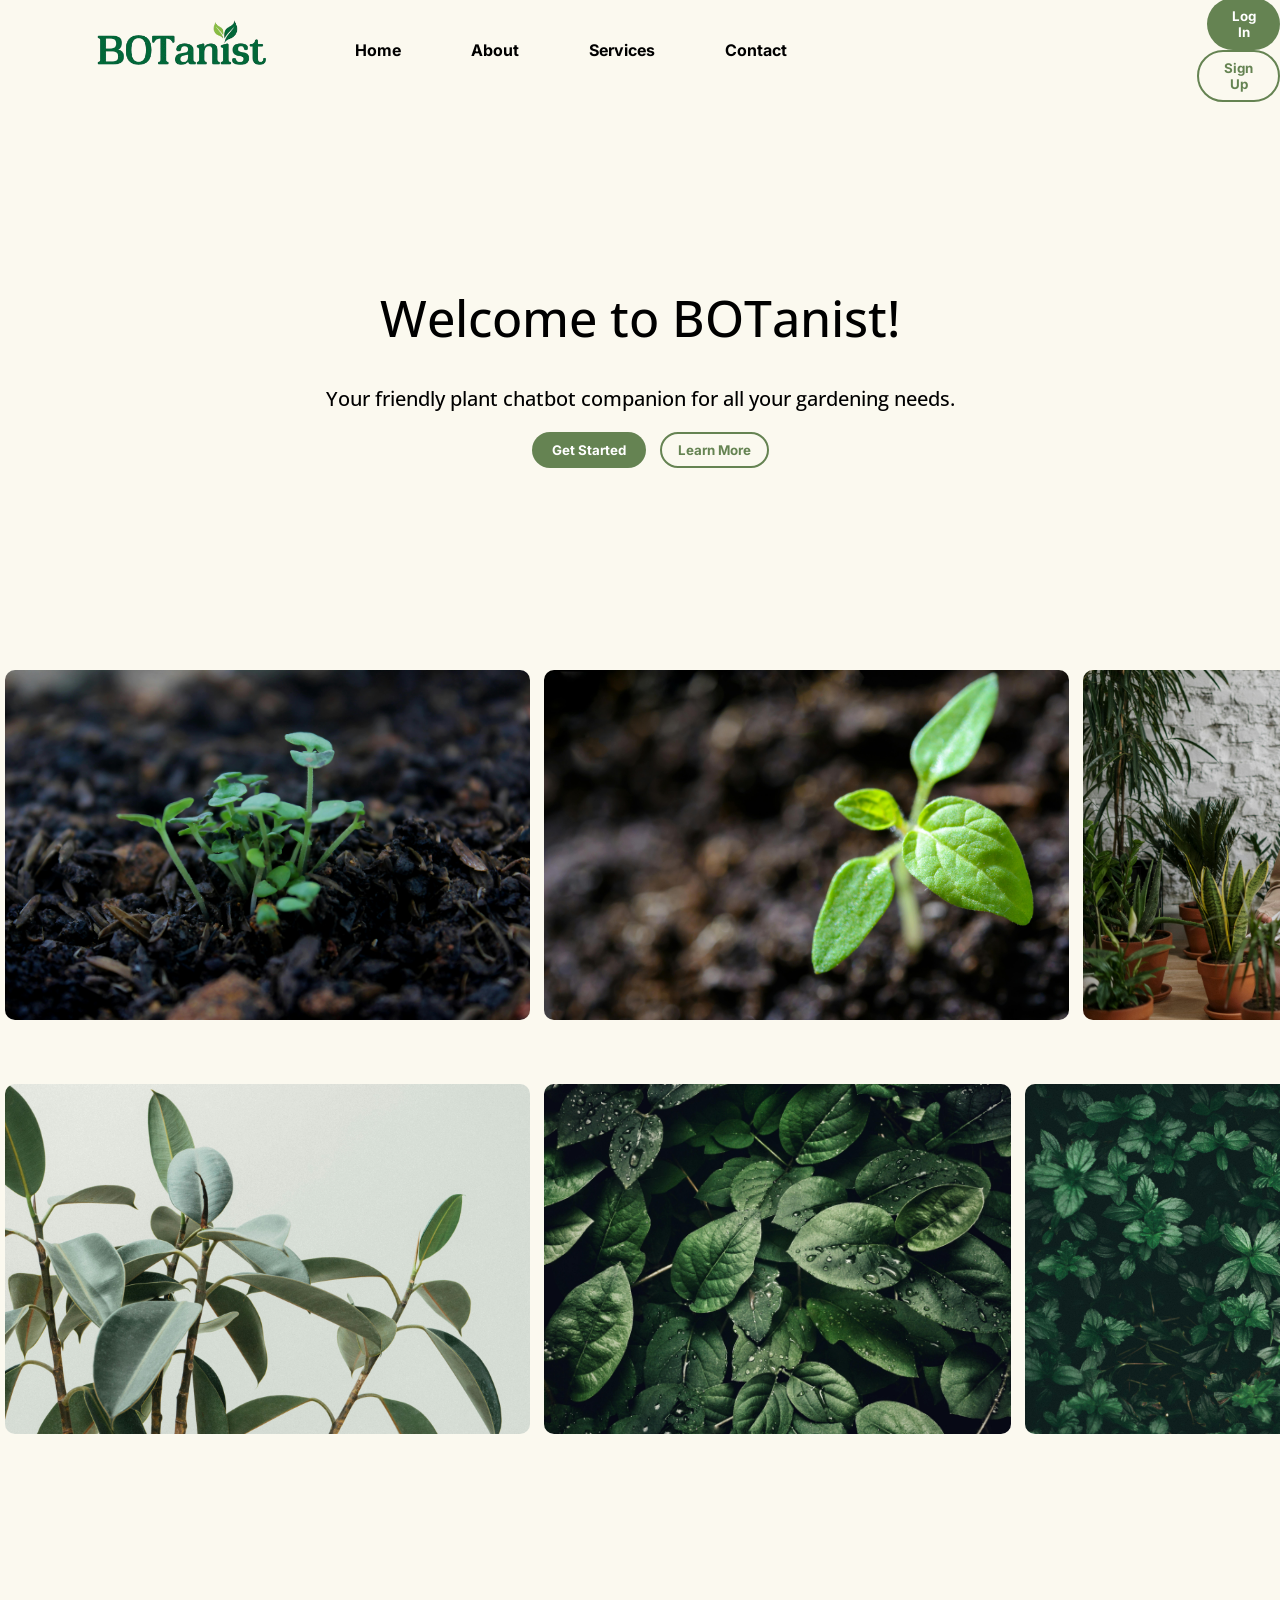
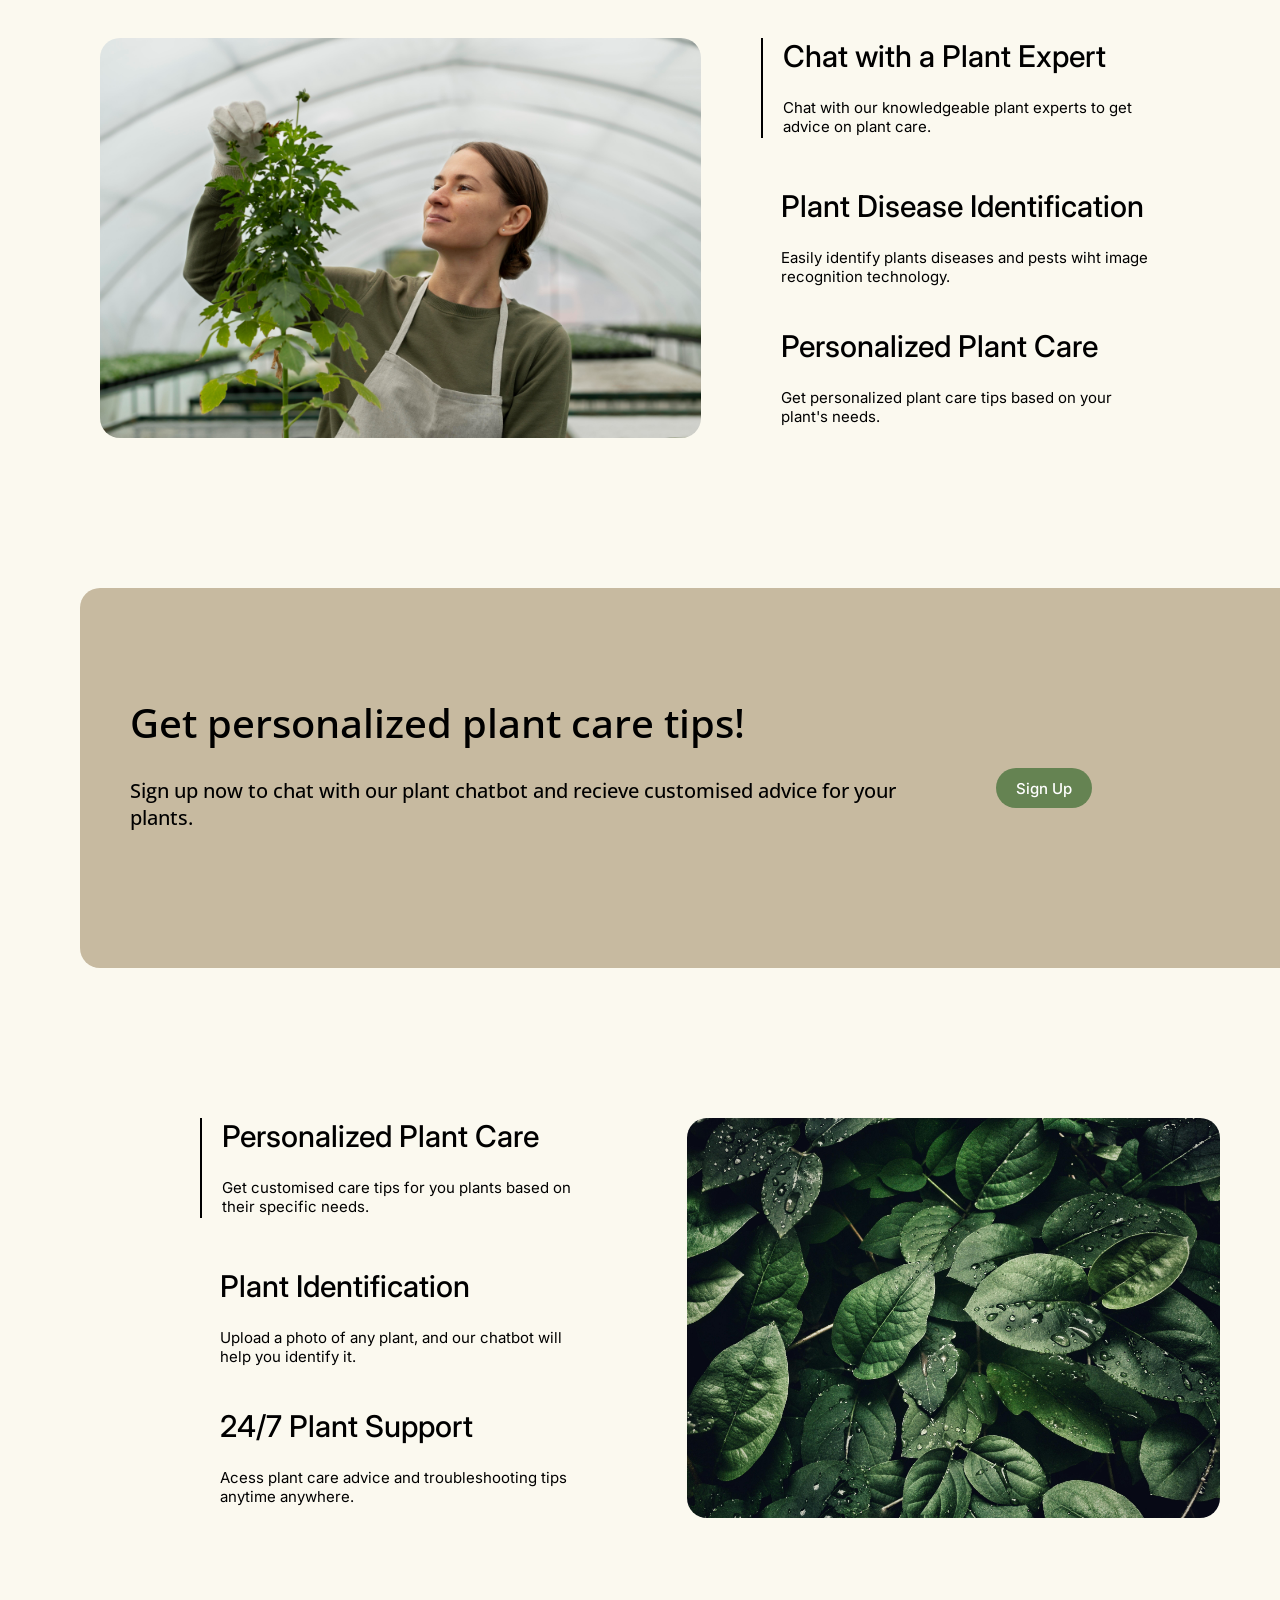
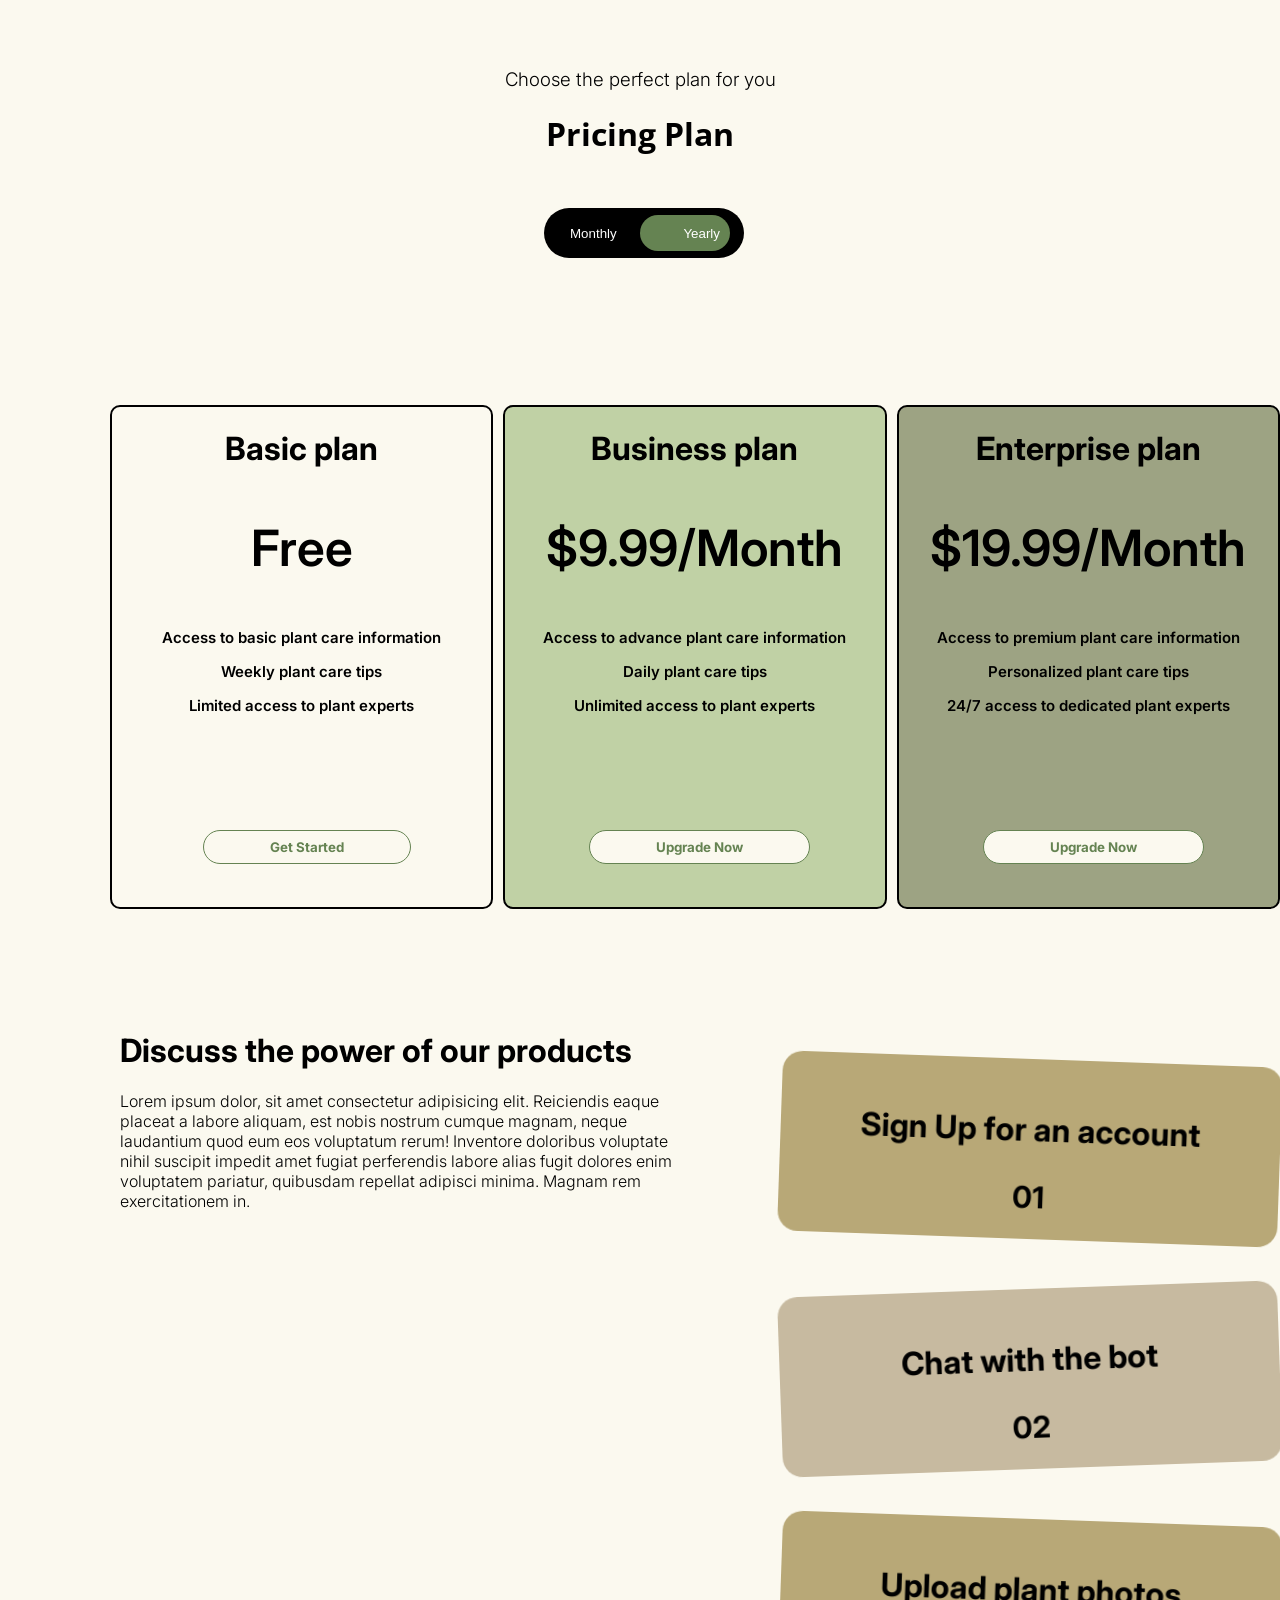
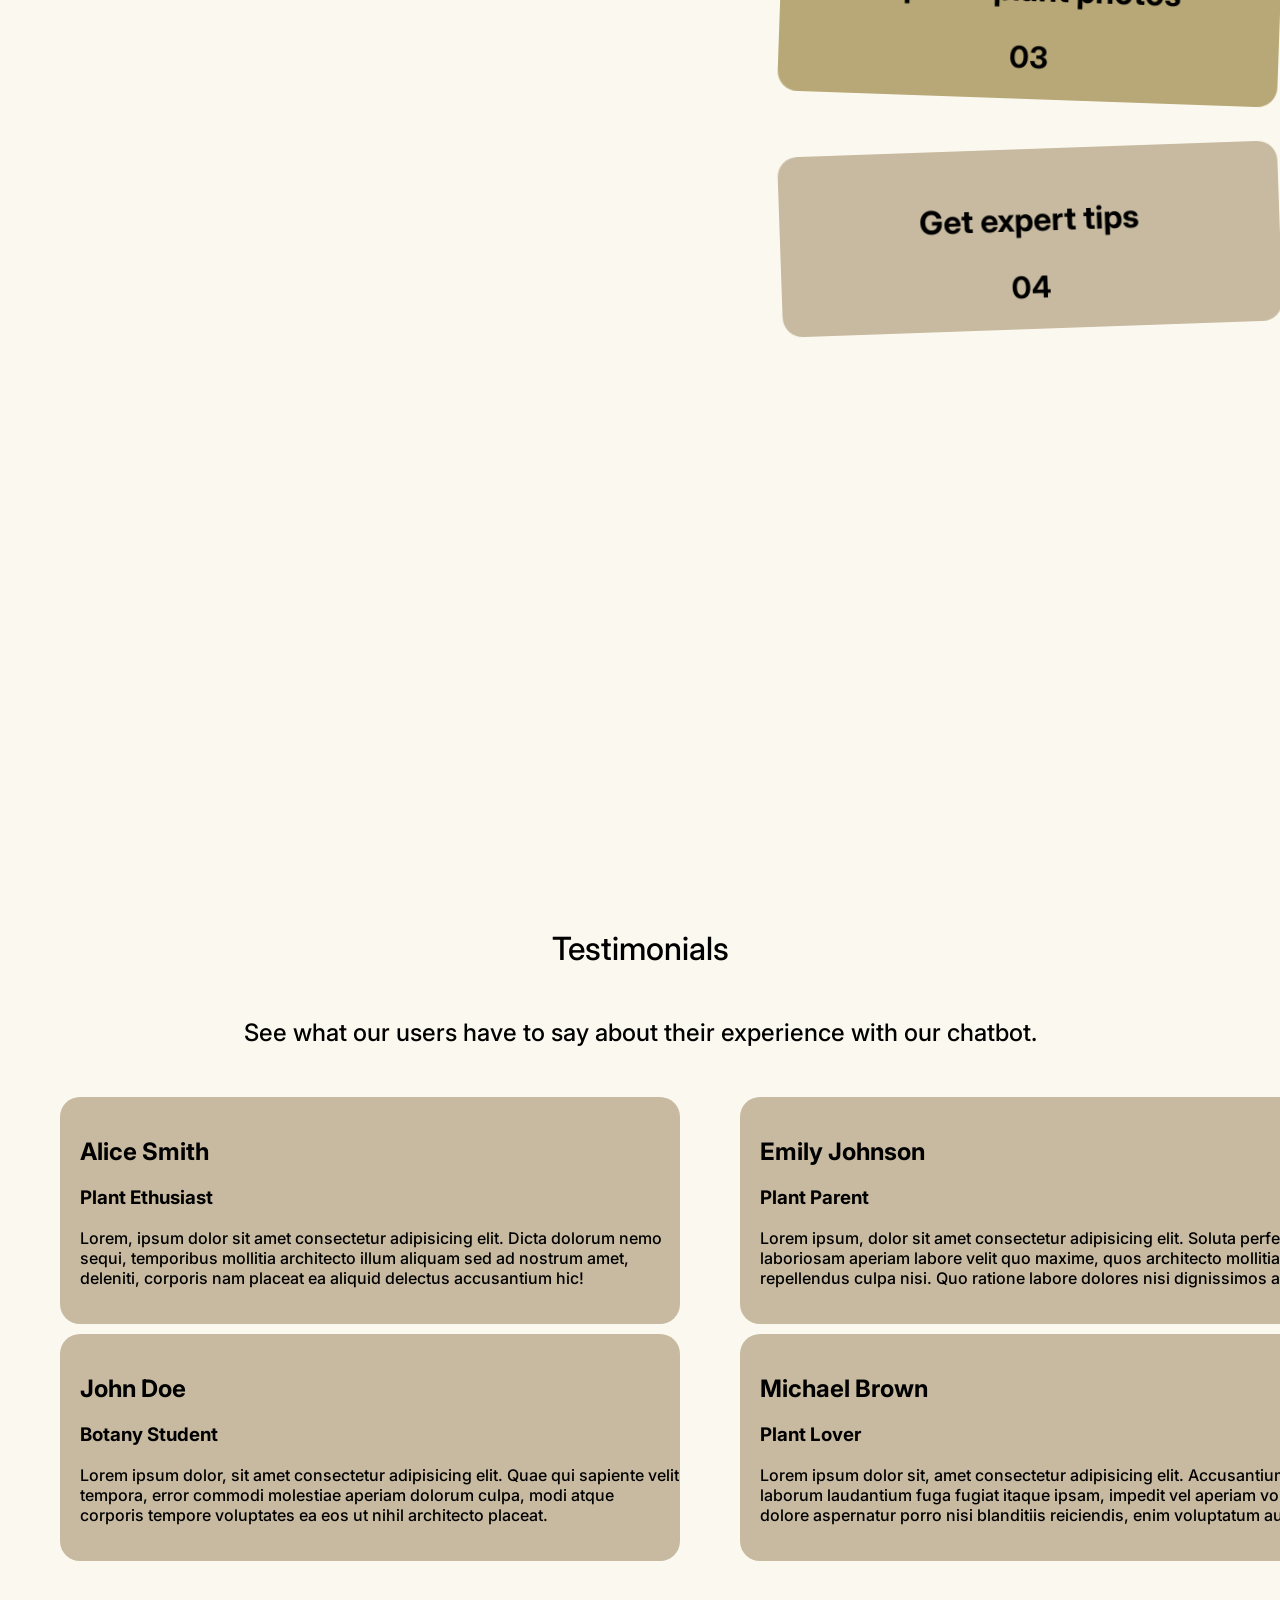
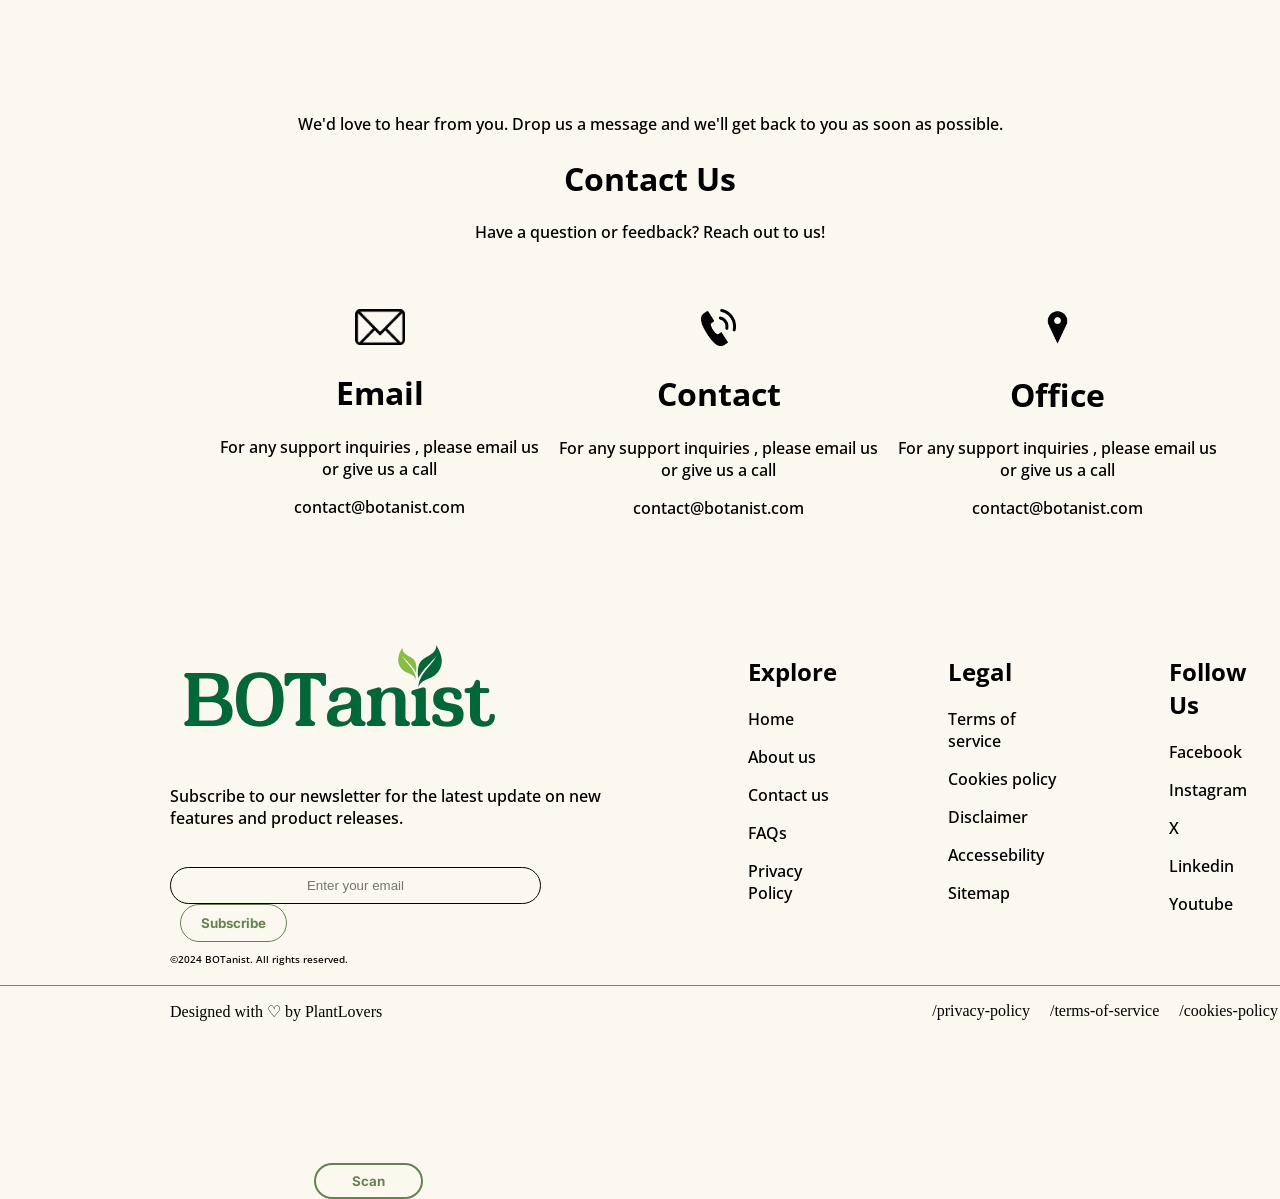
<file: index.html>
<!DOCTYPE html>
<html lang="en">
<head>
    <meta charset="UTF-8">
    <meta name="viewport" content="width=device-width, initial-scale=1.0">
    <title>BOTanist</title>
    <link rel="stylesheet" href="main.css">
    <link rel="preconnect" href="https://fonts.googleapis.com">
    <link rel="preconnect" href="https://fonts.googleapis.com">
    <link rel="preconnect" href="https://fonts.gstatic.com" crossorigin>
    <link href="https://fonts.googleapis.com/css2?family=Inter:ital,opsz,wght@0,14..32,100..900;1,14..32,100..900&display=swap" rel="stylesheet">
    <link rel="preconnect" href="https://fonts.googleapis.com">
<link rel="preconnect" href="https://fonts.gstatic.com" crossorigin>
<link href="https://fonts.googleapis.com/css2?family=Inter:ital,opsz,wght@0,14..32,100..900;1,14..32,100..900&family=Open+Sans:ital,wght@0,300..800;1,300..800&display=swap" rel="stylesheet">
</head>
<body>
   
<div class="navbar">
    <img src="2-removebg-preview.png" alt="logo">
    <div class="navitems">
     
        <p>Home</p>
        <p>About</p>
        <p>Services</p>
        <p>Contact</p>
    </div>
  <div class="navbuttons">
    <a href="login.html">
      <button id="login">Log In</button>
    </a>
    
   
      <button id="signup">Sign Up</button>
    
    
    
  </div>
    
    
</div>
<div class="mainSection">
    <h1>Welcome to BOTanist!
    <h3>Your friendly plant chatbot companion for all your gardening needs.</h3>
  <button id="getStarted">Get Started</button>
  <!-- <button id="learn">Learn More</button> -->
  <button id="learn">Learn More</button>
   
    
   
  
</div>

<div class="img">
  <div class="img-slide">
    <div class="slide">
        <img src="pexels-crusenhoiho-1251026.jpg" alt="pic">
    
        <img src="pexels-wdnet-1002703.jpg" alt="pic">
 
        <img src="pexels-cottonbro-4503732.jpg" alt="pic">

        <img src="pexels-iriser-1005715.jpg" alt="pic">
  
        <img src="pexels-iriser-2534523.jpg" alt="pic">
 
        <img src="pexels-iriser-2781760.jpg" alt="pic">
        <img src="pexels-crusenhoiho-1251026.jpg" alt="pic">
    
        <img src="pexels-wdnet-1002703.jpg" alt="pic">
 
        <img src="pexels-cottonbro-4503732.jpg" alt="pic">

        <img src="pexels-iriser-1005715.jpg" alt="pic">
  
        <img src="pexels-iriser-2534523.jpg" alt="pic">
 
        <img src="pexels-iriser-2781760.jpg" alt="pic">
       
        
    </div>
   

  </div>
</div>
<div class="img2">
  <div class="img2-slide">
    <div class="slide2">
        <img src="pexels-scottwebb-213727.jpg" alt="pic">
    
        <img src="pexels-sohi-807598.jpg" alt="pic">
 
        <img src="pexels-muhammad-khairul-iddin-adnan-267454-808510.jpg" alt="pic">

        <img src="pexels-rubyandlion-1118154.jpg" alt="pic">
  
        <img src="pexels-crusenhoiho-1251026.jpg" alt="pic">
 
        <img src="pexels-akilmazumder-1072824.jpg" alt="pic">
        <img src="pexels-scottwebb-213727.jpg" alt="pic">
    
        <img src="pexels-sohi-807598.jpg" alt="pic">
 
        <img src="pexels-muhammad-khairul-iddin-adnan-267454-808510.jpg" alt="pic">

        <img src="pexels-rubyandlion-1118154.jpg" alt="pic">
  
        <img src="pexels-crusenhoiho-1251026.jpg" alt="pic">
 
        <img src="pexels-akilmazumder-1072824.jpg" alt="pic">
      
        
    </div>
   

  </div>
</div>
<div class="expert">
  <img src="medium-shot-woman-checking-plant.jpg" alt="">
  <div class="chat"><p>Chat with a Plant Expert</p>
  <p class="subtext">Chat with our knowledgeable plant experts to get advice on plant care.</p>
  <p class="disease">Plant Disease Identification</p>
  <p class="disease" id="diseaseSubtext">Easily identify plants diseases and pests wiht image recognition technology.</p>
  <p id="personalized">Personalized Plant Care</p>
  <p id="personalizedSub">Get personalized plant care tips based on your plant's needs.</p>
  </div>
  
</div>

<div class="askSignup">
  <div class="text"> <h1>Get personalized plant care tips!</h1>
    <p>Sign up now to chat with our plant chatbot and recieve customised advice for your <br> plants.</p></div>
 <a href="signup.html">
  <button>Sign Up</button>
 </a>
  
</div>
<div class="expert2">
  
  <div class="chat"><p>Personalized Plant Care</p>
  <p class="subtext">Get customised care tips for you plants based on their specific needs.</p>
  <p class="disease">Plant Identification</p>
  <p class="disease" id="diseaseSubtext">Upload a photo of any plant, and our chatbot will help you identify it.</p>
  <p id="personalized">24/7 Plant Support</p>
  <p id="personalizedSub">Acess plant care advice and troubleshooting tips anytime anywhere.</p>
  </div>
  <img src="pexels-sohi-807598.jpg" alt="">
  
</div>

<div class="pricing">
  <h3>Choose the perfect plan for you</h3>
  <h1>Pricing Plan</h1>
 
</div>
<div class="container">
  <span class="switch">
    <input type="checkbox" id="switcher">
    <label for="switcher"></label>
  </span>
</div>
<div class="plans">
  <div class="basic">
    <h1>Basic plan</h1>
    <p style="font-size: 50px;">Free</p>
    <p>Access to basic plant care information</p>
    <p>Weekly plant care tips</p>
    <p>Limited access to plant experts</p>
    <button>Get Started</button>
  </div>
  <div class="basic" style="background-color: #c0d1a5;">
    <h1>Business plan</h1>
    <p style="font-size: 50px;">$9.99/Month</p>
    <p>Access to advance plant care information</p>
    <p>Daily plant care tips</p>
    <p>Unlimited access to plant experts</p>
    <button>Upgrade Now</button>
  </div>
  <div class="basic" style="background-color: #9da383;">
    <h1>Enterprise plan</h1>
    <p style="font-size: 50px;">$19.99/Month</p>
    <p>Access to premium plant care information</p>
    <p>Personalized plant care tips</p>
    <p>24/7 access to dedicated plant experts</p>
    <button>Upgrade Now</button>
  </div>
  
</div>
<div class="power">
  <div class="discuss"> <h1>Discuss the power of our products</h1>
  <p>Lorem ipsum dolor, sit amet consectetur adipisicing elit. Reiciendis eaque placeat a labore aliquam, est nobis nostrum cumque magnam, neque laudantium quod eum eos voluptatum rerum! Inventore doloribus voluptate nihil suscipit impedit amet fugiat perferendis labore alias fugit dolores enim voluptatem pariatur, quibusdam repellat adipisci minima. Magnam rem exercitationem in.</p></div>

  <div class="stack">
    <div class="card one">
      <h1>Sign Up for an account</h1>
      <p style="font-size: 30px;">01</p>
    </div>
   <div class="card two">
    <h1>Chat with the bot</h1>
    <p style="font-size: 30px;">02</p>
  </div>
   <div class="card three"><h1>Upload plant photos</h1>
    <p style="font-size: 30px;">03</p></div>
   <div class="card four"><h1>Get expert tips</h1>
    <p style="font-size: 30px;">04</p></div>
 
  </div>
  
</div>
<h1 style="text-align: center;" class="samp">Testimonials</h1>
<h2 style="text-align: center;" class="samp">See what our users have to say about their experience with our chatbot.</h2>
<div class="testimonials">
  
  <div class="column1">
    <div class="row1">
      <div class="c1 re" >
        <h2>Alice Smith</h2>
        <h3>Plant Ethusiast</h3>
        <p>Lorem, ipsum dolor sit amet consectetur adipisicing elit. Dicta dolorum nemo sequi, temporibus mollitia architecto illum aliquam sed ad nostrum amet, deleniti, corporis nam placeat ea aliquid delectus accusantium hic!</p>
      </div>
      <div class="c2 re" >
        <h2>John Doe</h2>
        <h3>Botany Student</h3>
        <p>Lorem ipsum dolor, sit amet consectetur adipisicing elit. Quae qui sapiente velit tempora, error commodi molestiae aperiam dolorum culpa, modi atque corporis tempore voluptates ea eos ut nihil architecto placeat.</p>
      </div>
    </div>
  </div>
  <div class="column2">
    <div class="row2">
      <div class="c3 re">
        <h2>Emily Johnson</h2>
        <h3>Plant Parent</h3>
        <p>Lorem ipsum, dolor sit amet consectetur adipisicing elit. Soluta perferendis, laboriosam aperiam labore velit quo maxime, quos architecto mollitia repellendus culpa nisi. Quo ratione labore dolores nisi dignissimos amet dicta.</p>
      </div>
      <div class="c4 re" >
        <h2>Michael Brown</h2>
        <h3>Plant Lover</h3>
        <p>Lorem ipsum dolor sit, amet consectetur adipisicing elit. Accusantium quia laborum laudantium fuga fugiat itaque ipsam, impedit vel aperiam voluptatibus dolore aspernatur porro nisi blanditiis reiciendis, enim voluptatum aut minima.</p>
      </div>
    </div>
</div>
</div>
<div class="contact">
  <p>We'd love to hear from you. Drop us a message and we'll get back to you as soon as possible.</p>
  <h1>Contact Us</h1>
  <p>Have a question or feedback? Reach out to us!</p>
  <div class="sections">
    <div class="email">
<img src="pngegg.png" alt="email" style="width: 50px;">
<h1>Email</h1>
<p>For any support inquiries , please email us <br> or give us a call</p>
<p>contact@botanist.com</p>
    </div>
    <div class="call">
      <img src="pngwing.com.png" alt="email" style="width: 35px;">
<h1>Contact</h1>
<p>For any support inquiries , please email us <br> or give us a call</p>
<p>contact@botanist.com</p>
    </div>
    <div class="locate">
      <img src="pngwing.com-2.png" alt="email" style="width: 37px;">
<h1>Office</h1>
<p>For any support inquiries , please email us <br> or give us a call</p>
<p>contact@botanist.com</p>
    </div>
  </div>

</div>
<div class="footer">
  <div class="enteremail">
    <img src="2-removebg-preview.png" alt="logo">
    <p>Subscribe to our newsletter for the latest update on new <br>features and product releases.</p>
    <br>
    <input type="text" placeholder="Enter your email" style="text-align: center;">
    <button>Subscribe</button>
    <p style="font-size: 10px;">©2024 BOTanist. All rights reserved.</p>
  </div>
  <div class="explore">
    <h2>Explore</h2>
    <p>Home</p>
    <p>About us</p>
    <p>Contact us</p>
    <p>FAQs</p>
    <p>Privacy Policy</p>
  </div>
  <div class="legal">
    <h2>Legal</h2>
    <p>Terms of service</p>
    <p>Cookies policy</p>
    <p>Disclaimer</p>
    <p>Accessebility</p>
    <p>Sitemap</p>
  </div>
  <div class="legal">
    <h2>Follow Us</h2>
    <p>Facebook</p>
    <p>Instagram</p>
    <p>X</p>
    <p>Linkedin</p>
    <p>Youtube</p>
  </div>
</div>
<div class="end">
  <p>Designed with &#9825 by PlantLovers</p>
  <p style="margin-left: 550px;">/privacy-policy</p>
  <p style="margin-left: 20px;">/terms-of-service</p>
  <p style="margin-left: 20px;">/cookies-policy</p>

</div>

</div>
<video src="" id="camera" autoplay></video>
<button id="show-camera">Scan</button>


<script src="main.js"></script>




</body>
</html>
</file>
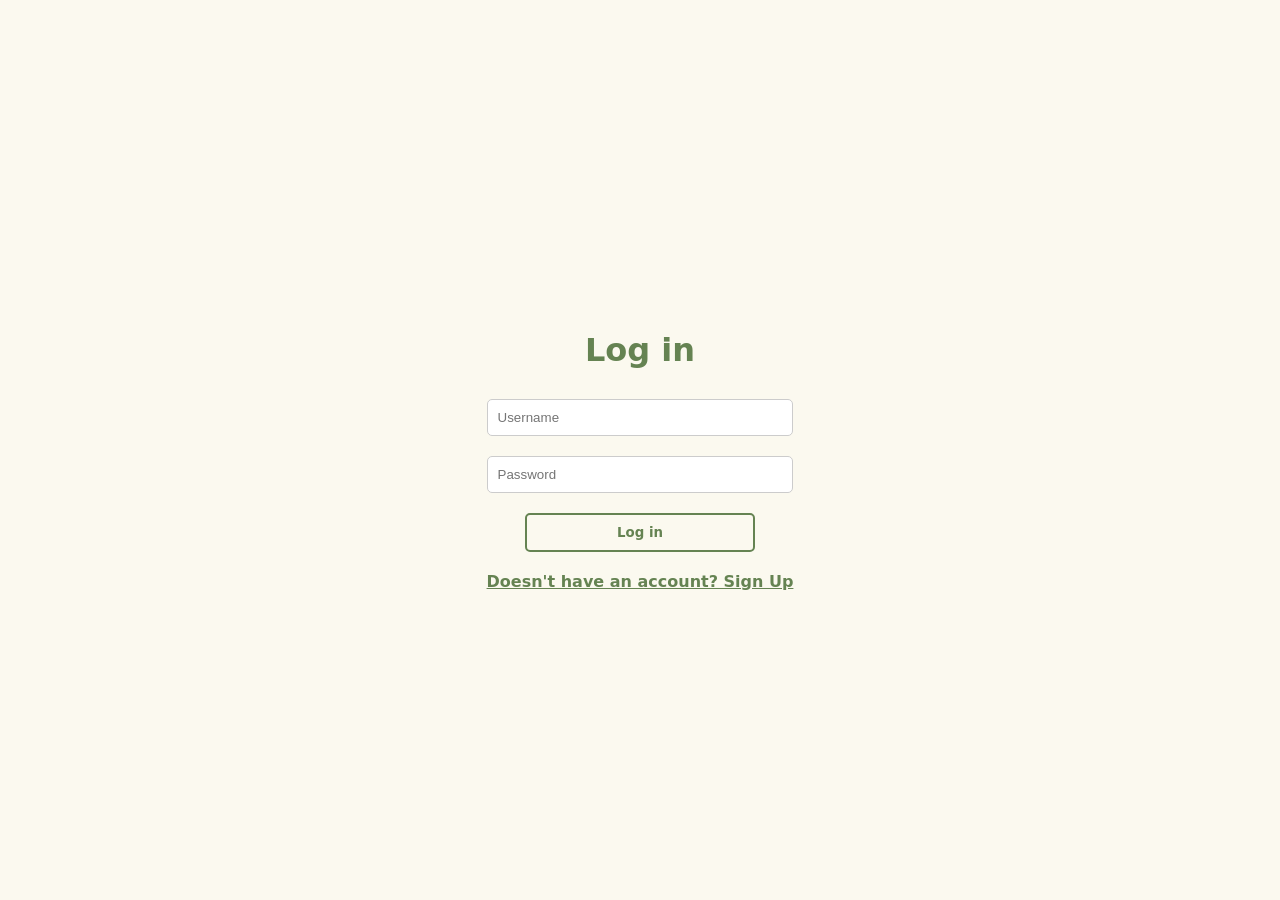
<file: login.html>
<!DOCTYPE html>
<html lang="en">
<head>
    <meta charset="UTF-8">
    <meta name="viewport" content="width=device-width, initial-scale=1.0">
    <title>Document</title>
    <link rel="stylesheet" href="login.css">
</head>
<body>
    <div class="container">
        <div class="signup">
            <h1>Log in</h1>
            <form action="signup.php" method="POST">
                <input type="text" name="username" placeholder="Username" required>
                <br>
                <input type="password" name="password" placeholder="Password" required>
                <br>
                <button type="submit">Log in</button>
                <br>
            </form>
            <a href="signup.html">Doesn't have an account? Sign Up</a>
        </div>
    </div>
    
</body>
</html>
</file>
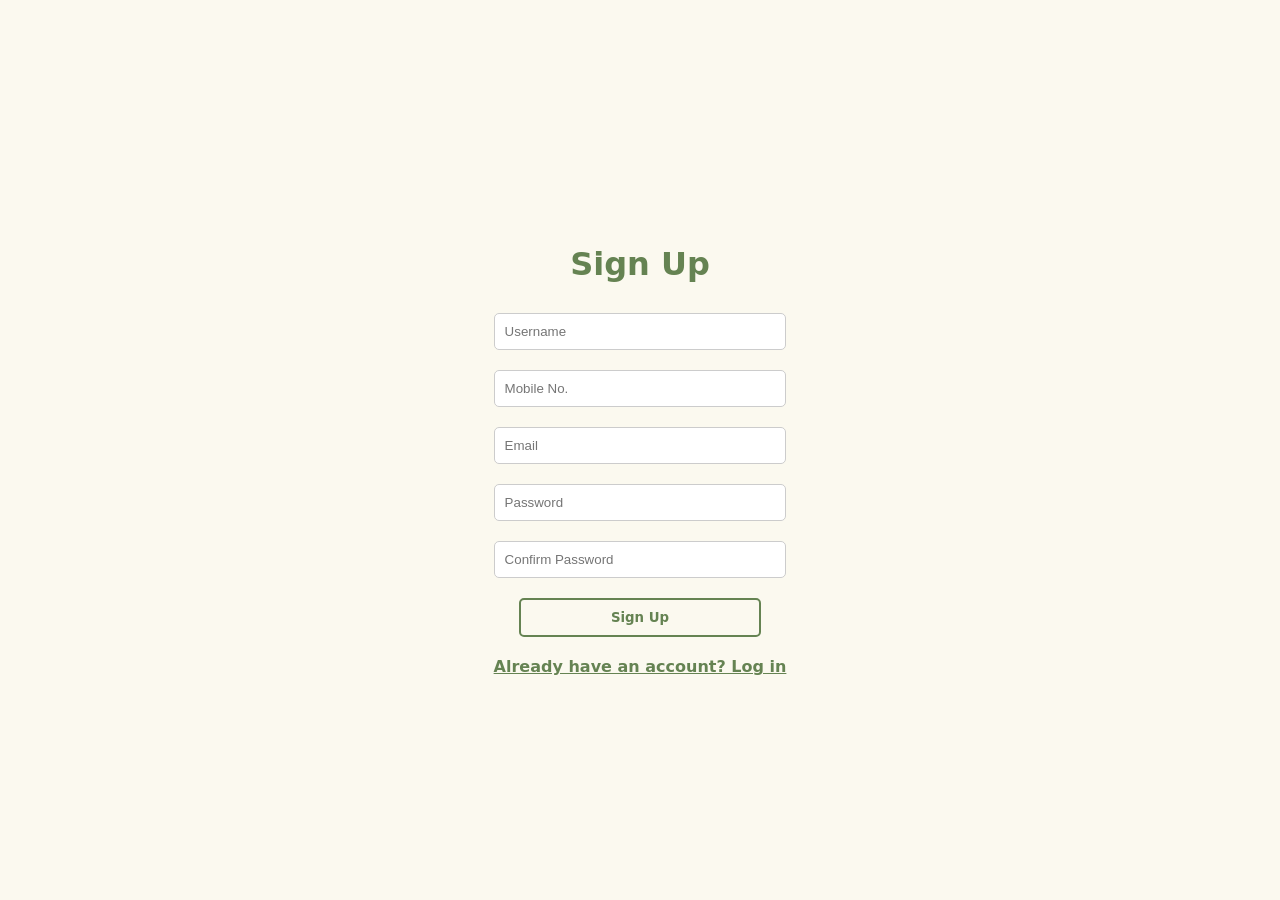
<file: signup.html>
<!DOCTYPE html>
<html lang="en">
<head>
    <meta charset="UTF-8">
    <meta name="viewport" content="width=device-width, initial-scale=1.0">
    <title>Document</title>
    <link rel="stylesheet" href="signup.css">
</head>
<body>
    <div class="container">
        <div class="signup">
            <h1>Sign Up</h1>
            <form action="signup.php" method="POST">
                <input type="text" name="username" placeholder="Username" required>
                <br>
                <input type="number" name="number" placeholder="Mobile No." required>
                <br>
                <input type="email" name="email" placeholder="Email" required>
                <br>
                <input type="password" name="password" placeholder="Password" required>
                <br>
                <input type="password" name="password2" placeholder="Confirm Password" required>
                <br>
                <button type="submit">Sign Up</button>
                <br>
            </form>
            <a href="login.php">Already have an account? Log in</a>
        </div>
    </div>
    
</body>
</html>
</file>
<file: main.css>
body{
    background-color: #fbf9ef;
    padding: 0;
    margin: 0;
    display: block;
    max-width: 100%;
}
.navbar{
    display: flex;
    height: 100px;
    align-items: center;
   
}
.navbar img{
   height: 70px;
   margin-left: 90px;
   cursor: pointer;
}
.navitems{
    display: flex;
    font-family: "Inter", system-ui;
    font-optical-sizing: auto;
    font-weight: 700;
    font-style: normal;
}
.navitems p{
    margin-left: 70px;
    cursor: pointer;

}
.navitems p:hover{
   text-decoration: underline;
}
.navbuttons{
    width:max-content;
   float: right;
   margin-left: 400px;
   
}
#login{
    background-color: #658352;
    color: white;
    border: none;
    padding: 10px 20px;
    border-radius: 53px;
    margin-left: 20px;
    font-family: "Inter", system-ui;
    font-optical-sizing: auto;
    font-weight: 700;
    font-style: normal;
    cursor: pointer;
    
}
#signup{
    background-color: #fbf9ef;
    color: #658352;
    border: 2px solid #658352;
    padding: 8px 16px;
    margin-left: 10px;
    border-radius: 53px;
    font-family: "Inter", system-ui;
    font-optical-sizing: auto;
    font-weight: 700;
    font-style: normal;
    cursor: pointer;
}
#login:hover {
    background-color: black; /* Change background color to black on hover */
}
#getStarted:hover {
    background-color: black; /* Change background color to black on hover */
}
#signup:hover {
    color: black; /* Change background color to black on hover */
    border: 2px solid black;
}
#learn:hover {
    color: black; /* Change background color to black on hover */
    border: 2px solid black;
}
.mainSection{
    /* display: flex; */
   padding-top: 150px;
    height: 40vh;
    text-align: center;
    
}
.mainSection h1{
    font-size: 50px;
    font-family: "Open Sans", sans-serif;
  font-optical-sizing: auto;
  font-weight: 500;
  font-style: normal;
 
  

}
.mainSection h3{
    font-size: 20px;
    font-family: "Open Sans", sans-serif;
  font-optical-sizing: auto;
  font-weight: 500;
  font-style: normal;

}
#getStarted{
    background-color: #658352;
    color: white;
    border: none;
    padding: 10px 20px;
    border-radius: 53px;
    margin-left: 20px;
    font-family: "Inter", system-ui;
    font-optical-sizing: auto;
    font-weight: 700;
    font-style: normal;
    cursor: pointer;
}
#learn{
    background-color: #fbf9ef;
    color: #658352;
    border: 2px solid #658352;
    padding: 8px 16px;
    margin-left: 10px;
    border-radius: 53px;
    font-family: "Inter", system-ui;
    font-optical-sizing: auto;
    font-weight: 700;
    font-style: normal;
    cursor: pointer;
}
#show-camera{
    background-color: #fbf9ef;
    color: #658352;
    border: 2px solid #658352;
    padding: 8px 36px;
    margin-left: 10px;
    border-radius: 53px;
    font-family: "Inter", system-ui;
    font-optical-sizing: auto;
    font-weight: 700;
    font-style: normal;
    cursor: pointer;
}
.img{
    overflow: hidden;
    padding: 60px 0;
    white-space: nowrap;
  
    
}
.img2{
    overflow: hidden;
    /* padding: 60px 0; */
    white-space: nowrap;
    margin-bottom: 200px;
    
}
.img-slide{
   
    animation: 10s slide infinite linear;
}

.img2-slide{
   
    animation: 10s slide2 infinite linear;
}
.img-slide img{
    height: 350px;
    margin: 0 5px;
    border-radius: 10px;
    cursor: pointer;
    
   
}
.img2-slide img{
    height: 350px;
    margin: 0 5px;
    border-radius: 10px;
    cursor: pointer;
}


@keyframes slide{
    from{
        transform: translateX(0);
    }
    to{
        transform: translateX(-225%);
    }
}
@keyframes slide2{
    from{
        transform: translateX(-225%);
    }
    to{
        transform: translateX(0);
    }
}
.img:hover .img-slide{
    animation-play-state: paused;
    
    
}
.img2:hover .img2-slide{
    animation-play-state: paused;
}
.expert img{
    height: 400px;
    border-radius: 20px;
    margin-left: 100px;
    margin-right: 60px;
}
.expert{
    display: flex;
    
}
.expert .chat{
    width: 400px;
}
.expert p{
    font-size: 30px;
    font-family: "Inter", system-ui;
    font-optical-sizing: auto;
    font-weight: 500;
    font-style: normal;
    margin: 0;
    border-left: 2px solid black;
    height: 40px;
    padding-left: 20px;
    
}
.expert .subtext{
    font-size: 15px;
    font-weight: 400;
    padding-top: 20px;
}
.expert .disease{
    margin-top: 50px;
    border: 0;
}
.expert #diseaseSubtext{
    font-size: 15px;
    font-weight: 400;
    padding-top: 20px;
    margin-top: 0;
}
.expert #personalized{
    padding-top: 40px;
    border: 0;
}
.expert #personalizedSub{
    font-size: 15px;
    font-weight: 400;
    padding-top: 20px;
    margin-top: 0;
    border: 0;
}
.expert2 img{
    height: 400px;
    border-radius: 20px;
    margin-left: 100px;
    margin-right: 60px;
}
.expert2{
    display: flex;
    margin-left: 200px;
    margin-top: 150px;
    
}
.expert2 .chat{
    width: 400px;
}
.expert2 p{
    font-size: 30px;
    font-family: "Inter", system-ui;
    font-optical-sizing: auto;
    font-weight: 500;
    font-style: normal;
    margin: 0;
    border-left: 2px solid black;
    height: 40px;
    padding-left: 20px;
    
}
.expert2 .subtext{
    font-size: 15px;
    font-weight: 400;
    padding-top: 20px;
}
.expert2 .disease{
    margin-top: 50px;
    border: 0;
}
.expert2 #diseaseSubtext{
    font-size: 15px;
    font-weight: 400;
    padding-top: 20px;
    margin-top: 0;
}
.expert2 #personalized{
    padding-top: 40px;
    border: 0;
}
.expert2 #personalizedSub{
    font-size: 15px;
    font-weight: 400;
    padding-top: 20px;
    margin-top: 0;
    border: 0;
}
.askSignup{
    display: flex;
    margin-top: 150px;
    margin-left: 80px;
    width: 1200px;
    height: 300px;
    background-color: #c7baa0;
    border-radius: 20px;
    padding-left: 50px;
    padding-top: 80px;
    transition: transform 0.5s ease;
}
.askSignup h1{
    font-size: 40px;
    font-family: "Open Sans", sans-serif;
  font-optical-sizing: auto;
  font-weight: 550;
  font-style: normal;
  
 
}
.askSignup p{
    font-size: 20px;
    font-family: "Open Sans", sans-serif;
  font-optical-sizing: auto;
  font-weight: 500;
  font-style: normal;
  
}
.text{
    display: block;
}
.askSignup button{
    height: 40px;
    margin-left: 100px;
    margin-top: 100px;
    background-color: #658352;
    color: white;
    border: none;
    padding: 10px 20px;
    border-radius: 53px;
    cursor: pointer;
    font-size: 15px;
   
    font-family: "Inter", system-ui;
    font-optical-sizing: auto;
    font-weight: 500;
    font-style: normal;
}
.askSignup:hover{
    background-color: #1c2001;
    color: white;
    transform: scale(1.05);
}
.pricing h3{
    text-align: center;
    font-family: "Inter", system-ui;
    font-optical-sizing: auto;
    font-weight: 300;
    font-style: normal;

}
.pricing h1{
    text-align: center;
    font-family: "Open Sans", sans-serif;
  font-optical-sizing: auto;
  font-weight: 700;
  font-style: normal;
}
.pricing{
    margin-top: 150px;
}
.container{
    display: flex;
    justify-content: center;
    margin-top: 50px;
    align-items: center;
    flex-direction: column;
}
.switch{
    position: relative;
    width: 200px;
    height: 50px;
    border-radius: 25px;
}
.switch input{
    appearance: none;
    width: 200px;
    height: 50px;
    border-radius: 25px;
    background:black;
    outline: none;
}
.switch input::before, .switch input::after{
   z-index: 2;
   position: absolute;
   top: 56%;
   transform: translateY(-50%);
}

.switch input::before{
    content: "Monthly";
    ;
    left: 20px;
    padding-left: 10px;
    /* color: white;
    font-size: 20px;
    font-family: "Inter", system-ui;
    font-optical-sizing: auto;
    font-weight: 500;
    font-style: normal; */
}
.switch input::after{
    content: "Yearly";
    right: 20px;
    /* padding-right: 10px; */
    /*color: white;
   /*font-size: 20px;
    font-family: "Inter", system-ui;
    font-optical-sizing: auto;
    font-weight: 500;
    font-style: normal; */
}
.switch input:checked{
    background:black;
}
.switch label{
    z-index: 1;
    position: absolute;
    top: 10px;
    bottom: 4px;
    border-radius: 20px;

}
.switch input{
    transition: 0.2s;
}
.switch input:checked::after, .switch input:checked::before{
    color:white;
    transition: color 0.5s;
}
.switch input:checked::before{
    padding-left: 10px;
}
.switch input:checked + label{
    left: 10px;
    right: 100px;
  background: #658352;
    transition: left 0.5s ,right 0.4s 0.2s;
}
.switch input:not(:checked)::before{
   
    color: white;
    transition: color 0.5s;
}
.switch input:not(:checked)::after{
    color: white;
    transition: color 0.5s;
}
.switch input:not(:checked) + label{
    left: 100px;
    right: 10px;
    background:#658352;
    
    transition: left 0.5s 0.2s ,right 0.4s ,background 0.5s;
}
.plans{
    display: flex;
    padding-top: 150px;
    padding-left: 100px;
    
}
.basic{
    border: 2px solid black;
    height: 500px;
    width: 400px;
    border-radius: 10px;
    
    text-align: center;
    font-family: "Inter", system-ui;
    font-optical-sizing: auto;
    font-weight: 600;
    font-style: normal;
    margin-left: 10px;

    
}
.plans p {
    font-size: 15px;
}
.basic button{
    background-color: #fbf9ef;
    color: #658352;
    border: 1px solid #658352;
    padding: 8px 66px;
    margin-left: 10px;
    border-radius: 53px;
    font-family: "Inter", system-ui;
    font-optical-sizing: auto;
    font-weight: 700;
    font-style: normal;
    cursor: pointer;
    margin-top: 100px;
}
.power{
    display: flex;
    padding-left: 120px;
    margin-top: 100px;
 
}
.discuss{
    width: 600px;
    position: sticky;
    top: 0;
    height: 300px;
}
.discuss h1{
    font-family: "Inter", system-ui;
    font-optical-sizing: auto;
    font-weight: 700;
    font-style: normal;
}
.discuss p{
    font-family: "Inter", system-ui;
    font-optical-sizing: auto;
    font-weight: 300;
    font-style: normal;
}
.stack{
    margin-left:90px;
    /* position: relative; */
    height: 1500px;
}


.card{
    position:-webkit-sticky;
    position: sticky;
    margin-top: 50px;
    width: 500px;
    height: 150px;
  
    background-color: #b8a877;
    border-radius: 20px;
    
    padding-top: 30px;
   
    top: 50px;
    /* bottom: 50px; */
    font-family: "Inter", system-ui;
    font-optical-sizing: auto;
    font-weight: 700;
    font-style: normal;
    text-align: center;
    
}
.one{
    transform: rotate(2deg);
    font-family: "Inter", system-ui;
    font-optical-sizing: auto;
    font-weight: 700;
    font-style: normal;
    text-align: center;

}
.two{
    transform: rotate(-2deg);
    background-color: #c7baa0;
}
.three{
    transform: rotate(2deg);
}
.four{
    transform: rotate(-2deg);
    background-color: #c7baa0;
}

.testimonials{
    width: 100%;
    height: 500px;
    display: flex;
  
}
.testimonials h1{
    text-align: center;
    font-family: "Inter", system-ui;
     font-optical-sizing: auto;
     font-weight: 700;
     font-style: normal;
}

.re{
    background-color: #c7baa0;
    width: 600px;
    border-radius: 20px;
    margin-left: 60px;
    text-align: left;
    padding-top: 20px;
    margin-bottom: 10px;
    padding-bottom: 20px;
    font-family: "Inter", system-ui;
     font-optical-sizing: auto;
     font-weight: 500;
     font-style: normal;
}
.re{
    padding-left: 20px;
}
.samp{
    font-family: "Inter", system-ui;
     font-optical-sizing: auto;
     font-weight: 500;
     font-style: normal;
     margin-bottom: 50px;
     margin-top: 20px;
}
.contact{

    padding-top: 100px;
  text-align: center;
  font-family: "Open Sans", sans-serif;
  font-optical-sizing: auto;
  font-weight: 550;
  font-style: normal;
}
.sections{
    display: flex;
    padding-top: 50px;
    padding-left: 200px;
}
.contact{
    margin-left: 20px;
}
.call{
    margin-left: 20px;
}
.locate{
    margin-left: 20px;
}
.footer{
    display: flex;
    height: 350px;
    padding-top: 100px;
    padding-left: 170px;
    text-align: left;
    font-family: "Open Sans", sans-serif;
  font-optical-sizing: auto;
  font-weight: 550;
  font-style: normal;
  border-bottom: 1px solid grey;
}
.enteremail input{
    border-radius: 20px;
    border: 1px solid black;
    padding: 10px 100px;
    
    background-color: #fbf9ef;
}
.enteremail button{
    background-color: #fbf9ef;
    color: #658352;
    border: 1px solid #658352;
    padding: 10px 20px;
    margin-left: 10px;
    border-radius: 53px;
    font-family: "Inter", system-ui;
    font-optical-sizing: auto;
    font-weight: 700;
    font-style: normal;
    cursor: pointer;
}
.explore{

    margin-left: 100px;
}
.legal{
    margin-left: 100px;
}
.end{
    display: flex;
    height: 50px;
    margin-left: 170px;
}
</file>
<file: login.css>
body{
    background-color: #fbf9ef;
    padding: 0;
    margin: 0;
    display: block;
    max-width: 100%;
}
.container{
    display: flex;
    justify-content: center;
    align-items: center;
    height: 100vh;
    flex-direction: column;
    text-align: center;

}
h1{
    font-family: "Inter", system-ui;
    font-optical-sizing: auto;
    font-weight: 700;
    font-style: normal;
    color: #658352;
    margin-bottom: 20px;
}
.signup input{
    width: 100%;
    padding: 10px;
    margin: 10px 0;
    border: 1px solid #ccc;
    border-radius: 5px;
    box-sizing: border-box;
}
.signup button{
    background-color: #fbf9ef;
    color: #658352;
    border: 2px solid #658352;
    padding: 10px 90px;
    margin-top: 10px;
    /* margin-left: 10px; */
    margin-bottom: 20px;
    border-radius: 5px;
    font-family: "Inter", system-ui;
    font-optical-sizing: auto;
    font-weight: 700;
    font-style: normal;
    cursor: pointer;
}
a{
    /* text-decoration: none; */
    color: #658352;
    font-family: "Inter", system-ui;
    font-optical-sizing: auto;
    font-weight: 700;
    font-style: normal;
}
</file>
<file: signup.css>
body{
    background-color: #fbf9ef;
    padding: 0;
    margin: 0;
    display: block;
    max-width: 100%;
}
.container{
    display: flex;
    justify-content: center;
    align-items: center;
    height: 100vh;
    flex-direction: column;
    text-align: center;

}
h1{
    font-family: "Inter", system-ui;
    font-optical-sizing: auto;
    font-weight: 700;
    font-style: normal;
    color: #658352;
    margin-bottom: 20px;
}
.signup input{
    width: 100%;
    padding: 10px;
    margin: 10px 0;
    border: 1px solid #ccc;
    border-radius: 5px;
    box-sizing: border-box;
}
.signup button{
    background-color: #fbf9ef;
    color: #658352;
    border: 2px solid #658352;
    padding: 10px 90px;
    margin-top: 10px;
    /* margin-left: 10px; */
    margin-bottom: 20px;
    border-radius: 5px;
    font-family: "Inter", system-ui;
    font-optical-sizing: auto;
    font-weight: 700;
    font-style: normal;
    cursor: pointer;
}
a{
    /* text-decoration: none; */
    color: #658352;
    font-family: "Inter", system-ui;
    font-optical-sizing: auto;
    font-weight: 700;
    font-style: normal;
}
</file>
